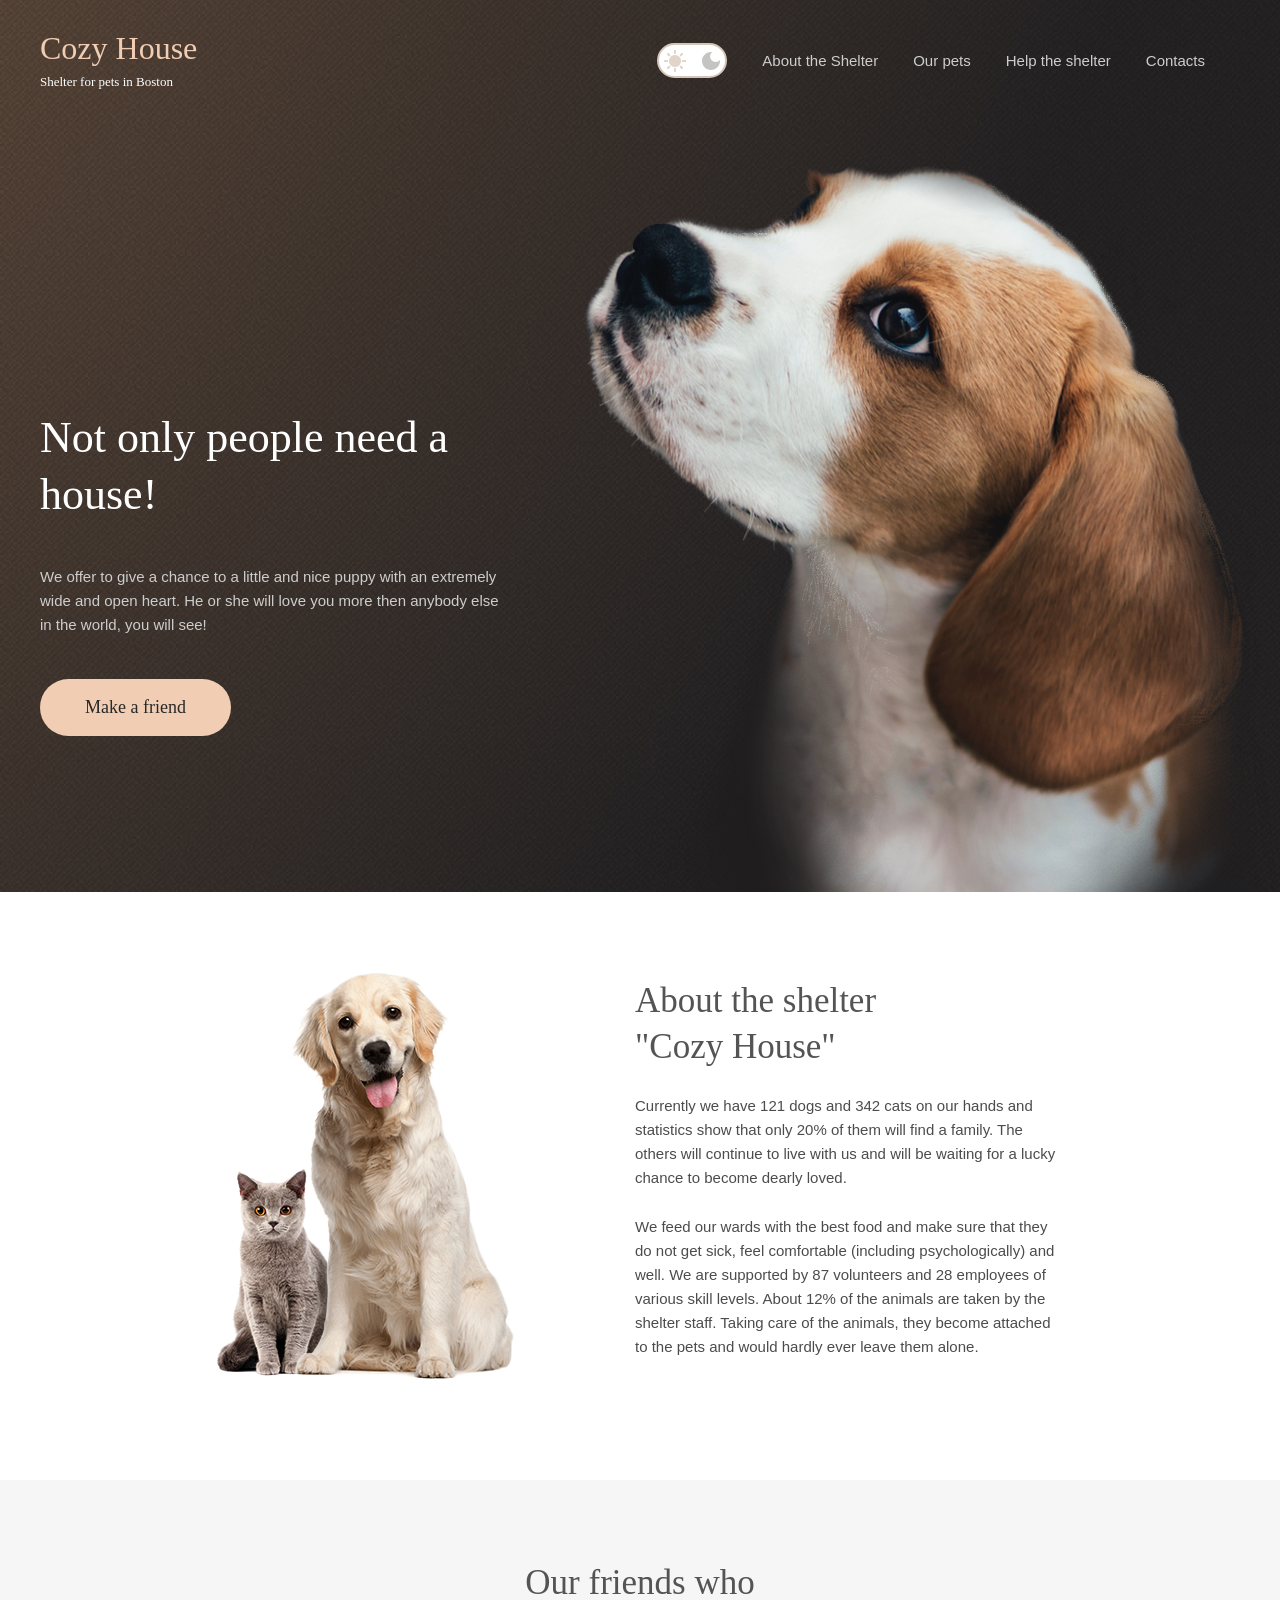
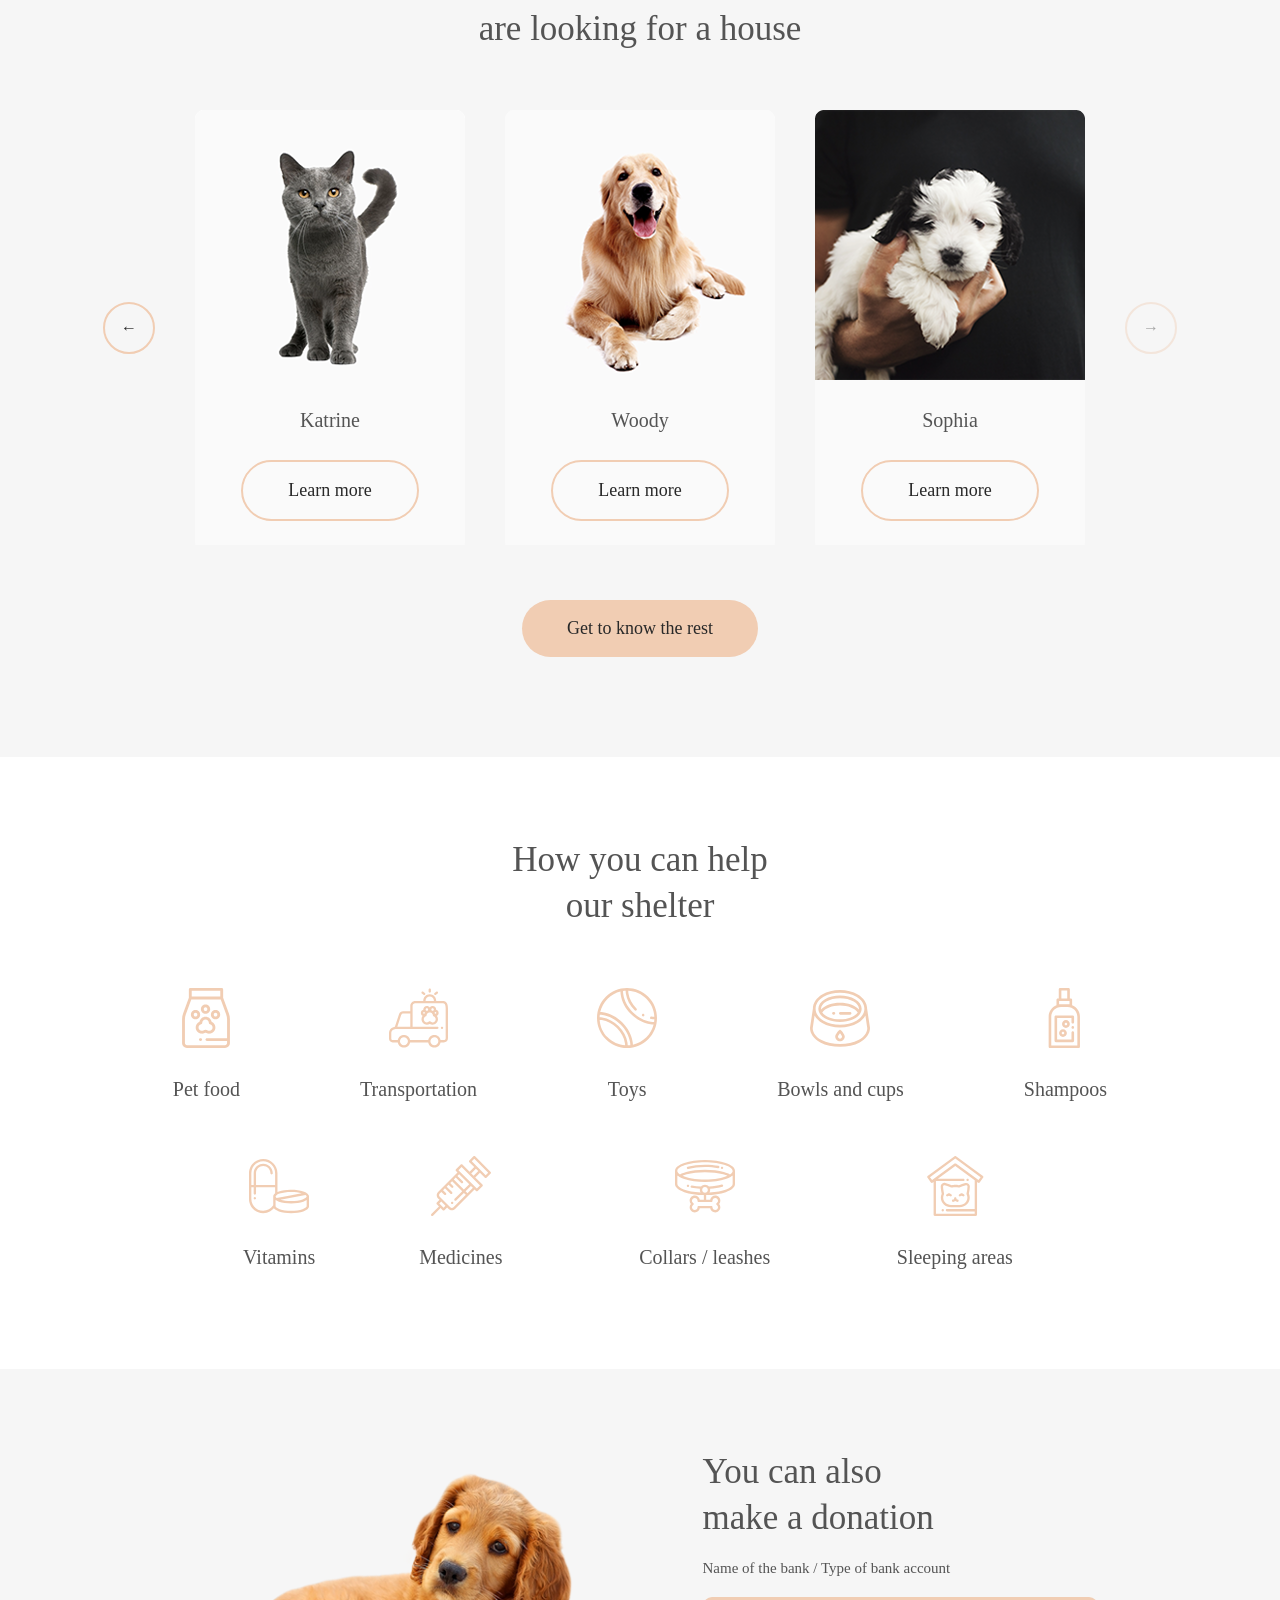
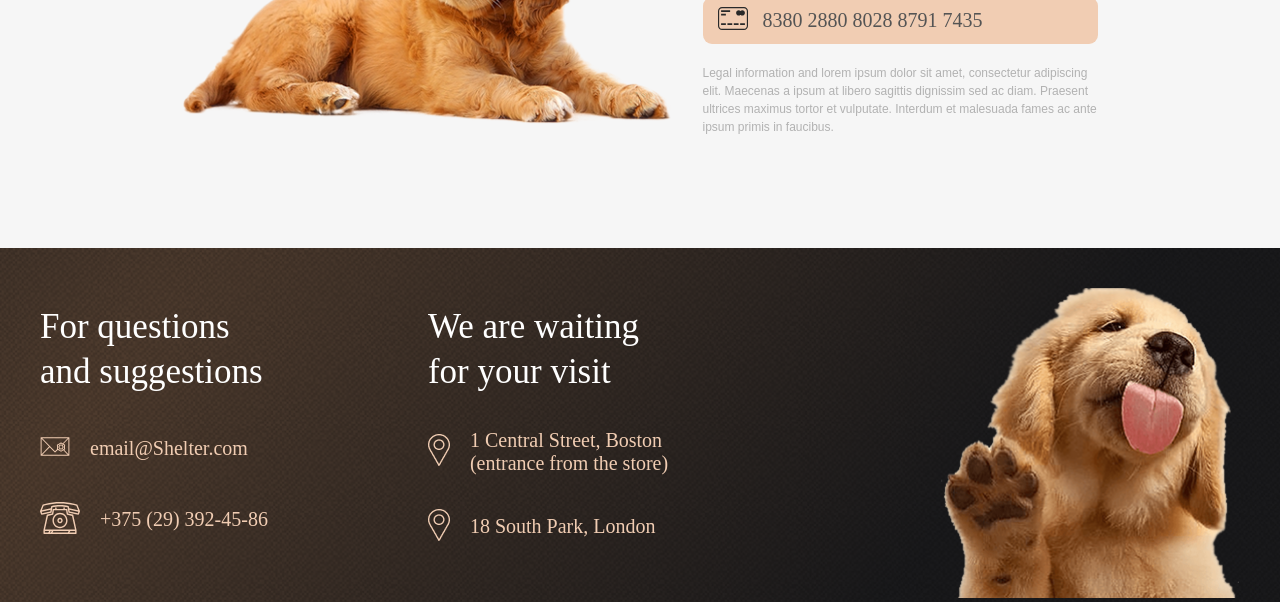
<file: index.html>
<!doctype html>
<html lang="en">
  <head>
    <meta charset="UTF-8" />
    <meta name="viewport" content="width=device-width, initial-scale=1.0" />
    <link rel="stylesheet" href="style.css" />
   <link rel="icon" href="img/fav.jpg">
    <title>Shelter</title>
  </head>
  <body>
    <div class="top-background-wrapper">
      <header class="header">
        <div class="header-container">
          <div class="header-logo">
            <a href="index.html" class="header-logo-link">
              <h1>Cozy House</h1>
              <p>Shelter for pets in Boston</p>
            </a>
          </div>
          <nav class="header-navigation">
            <ul class="nav-list">
              <li class="nav-item">
                <label class="theme-switch">
                  <input type="checkbox" id="theme-toggle">
                  <span class="theme-slider">
                    <span class="sun"><img src="img/Sun.png" alt="sun"></span>
                    <span class="moon"><img src="img/Moon.svg" alt="moon"></span>
                  </span>
                </label>
              </li>
              <li class="nav-item"><a href="#about">About the Shelter</a></li>
              <li class="nav-item"><a href="our-pets.html">Our pets</a></li>
              <li class="nav-item"><a href="#help">Help the shelter</a></li>
              <li class="nav-item"><a href="#donation">Contacts</a></li>
              <li class="nav-item"><button class="burger-menu-btn show-on-mobile">☰</button></li>
            </ul>
          </nav>
          
        </div>
      </header>

      <section class="start-screen">
        <div class="container start-screen-container">
          <div class="start-screen-wrapper">
            <div class="start-screen-content">
              <h2>
                Not only people <br class="show-on-mobile" />
                need a house!
              </h2>
              <p class="start-screen-text">
                We offer to give a chance to a little and nice puppy with an extremely wide and open heart. He or she will love you more
                then anybody else in the world, you will see!
              </p>
            </div>
            <div class="start-scree-button-block">
              <a href="our-pets.html" class="start-screen-button">Make a friend</a>
            </div>
          </div>
          <img src="img/dog1.png" alt="Собака" class="start-screen-image" />
        </div>
        </div>
      </section>
      <main>
      <section class="about" id="about">
        <div class="container">
          <div class="about-content">
            <img src="img/about-pets.png" alt="фото" class="about-pet-image" />
            <div class="about-text-content">
              <h3>
                About the shelter <br />
                "Cozy House"
              </h3>
              <p>
                Currently we have 121 dogs and 342 cats on our hands and statistics show that only 20% of them will find a family. The
                others will continue to live with us and will be waiting for a lucky chance to become dearly loved.
              </p>
              <p>
                We feed our wards with the best food and make sure that they do not get sick, feel comfortable (including psychologically)
                and well. We are supported by 87 volunteers and 28 employees of various skill levels. About 12% of the animals are taken by
                the shelter staff. Taking care of the animals, they become attached to the pets and would hardly ever leave them alone.
              </p>
            </div>
          </div>
        </div>
      </section>

        <section class="pets">
        <div class="container">
          <div class="pets-content">
            <h3 class="pets-text">
              Our friends who<br />
              are looking for a house
            </h3>
            <div class="slider-wrapper">
  <div class="slider-button-left" id="sliderPrev">←</div>
  <div class="slider">
    <div class="pets-cards" id="sliderTrack"></div>
  </div>
  <div class="slider-button-right" id="sliderNext">→</div>
</div>
  
            <a href="our-pets.html" class="pets-content-button">Get to know the rest</a>
          </div>
        </div>
      </section>


      <section class="help" id="help">
        <div class="container">
          <div class="help-content">
            <h3 class="help-title">
              How you can help <br />
              our shelter
            </h3>
          </div>
          <div class="help-cards">
            <div class="help-card">
              <img src="img/icon-pet-food.svg" alt="Pet-food" />
              <h4>Pet food</h4>
            </div>

            <div class="help-card">
              <img src="img/icon-transportation.svg" alt="Transportation" />
              <h4>Transportation</h4>
            </div>

            <div class="help-card">
              <img src="img/icon-toys.svg" alt="Toys" />
              <h4>Toys</h4>
            </div>

            <div class="help-card">
              <img src="img/icon-bowls-and-cups.svg" alt="Bowls and cups" />
              <h4>Bowls and cups</h4>
            </div>

            <div class="help-card">
              <img src="img/icon-shampoos.svg" alt="Shampoos" />
              <h4>Shampoos</h4>
            </div>
            <div class="help-card">
              <img src="img/icon-vitamins.svg" alt="Vitamins" />
              <h4>Vitamins</h4>
            </div>
            <div class="help-card">
              <img src="img/icon-medicines.svg" alt="Medicines" />
              <h4>Medicines</h4>
            </div>
            <div class="help-card">
              <img src="img/icon-collars-leashes.svg" alt="Collars / leashes" />
              <h4>Collars / leashes</h4>
            </div>
            <div class="help-card">
              <img src="img/icon-sleeping-area.svg" alt="Sleeping areas" />
              <h4>Sleeping areas</h4>
            </div>
          </div>
        </div>
      </section>

      <section class="donation" id="donation">
        <div class="container">
          <div class="donation-content">
            <img src="img/donation-dog.png" alt="фото" />
            <div class="donation-info">
              <h3>
                You can also<br />
                make a donation
              </h3>
              <h5>Name of the bank / Type of bank account</h5>
              <div class="credit-card">
                <a href="#!" class="credit-card-number">
                  <div class="credit-card-ico">
                    <img src="img/credit-card.svg" alt="ico" />
                  </div>
                  <h4>8380 2880 8028 8791 7435</h4>
                </a>
                <p>
                  Legal information and lorem ipsum dolor sit amet, consectetur adipiscing elit. Maecenas a ipsum at libero sagittis
                  dignissim sed ac diam. Praesent ultrices maximus tortor et vulputate. Interdum et malesuada fames ac ante ipsum primis in
                  faucibus.
                </p>
              </div>
            </div>
          </div>
        </div>
      </section>
      </main>
    <footer class="footer">
      <div class="footer-content">
        <div class="footer-content-info">
          <div class="footer-content-info-contacts">
            <h3>
              For questions <br class="hide-on-mobile" />
              and suggestions
            </h3>
            <a href="mailto:email@Shelter.com" class="footer-links">
                  <div class="credit-card-ico">
                <img src="img/icon-email.svg" alt="ico" />
              </div>
              <h4>email@Shelter.com</h4>
            </a>
            <a href="tel:+375293924586" class="footer-links">
              <span class="footer-links-ico">
                <img src="img/icon-phone.svg" alt="ico" />
              </span>
              <span class="footer-phone">+375 (29) 392-45-86</span>
            </a>
          </div>
          <div class="footer-content-info-locations">
            <h3>
              We are waiting <br class="hide-on-mobile" />
              for your visit
            </h3>
            <a href="https://maps.google.com/?q=1+Central+Street,+Boston" target="_blank" class="footer-links">
              <div class="footer-links-ico">
                <img src="img/icon-marker.png" alt="ico" />
              </div>
              <h4>
                1 Central Street, Boston<br />
                (entrance from the store)
              </h4>
            </a>
            <a href="https://maps.google.com/?q=18+South+Park,+London" target="_blank" class="footer-links">
              <div class="footer-links-ico">
                <img src="img/icon-marker.png" alt="ico" />
              </div>
              <h4>18 South Park, London</h4>
            </a>
          </div>
        </div>
        <div class="footer-content-image">
          <img src="img/footer-puppy.png" alt="фото" />
        </div>
      </div>
    </footer>
    <!-- МОДАЛЬНОЕ ОКНО --> 
<div class="modal" id="petModal">
  <div class="modal-overlay" data-close></div>
  <div class="modal-window">
    <button class="modal-close" data-close aria-label="Close">×</button>
    <div class="modal-body" id="modalBody">
    </div>
  </div>
</div>
    <script src="script.js"></script>
  </body>
</html>
</file>
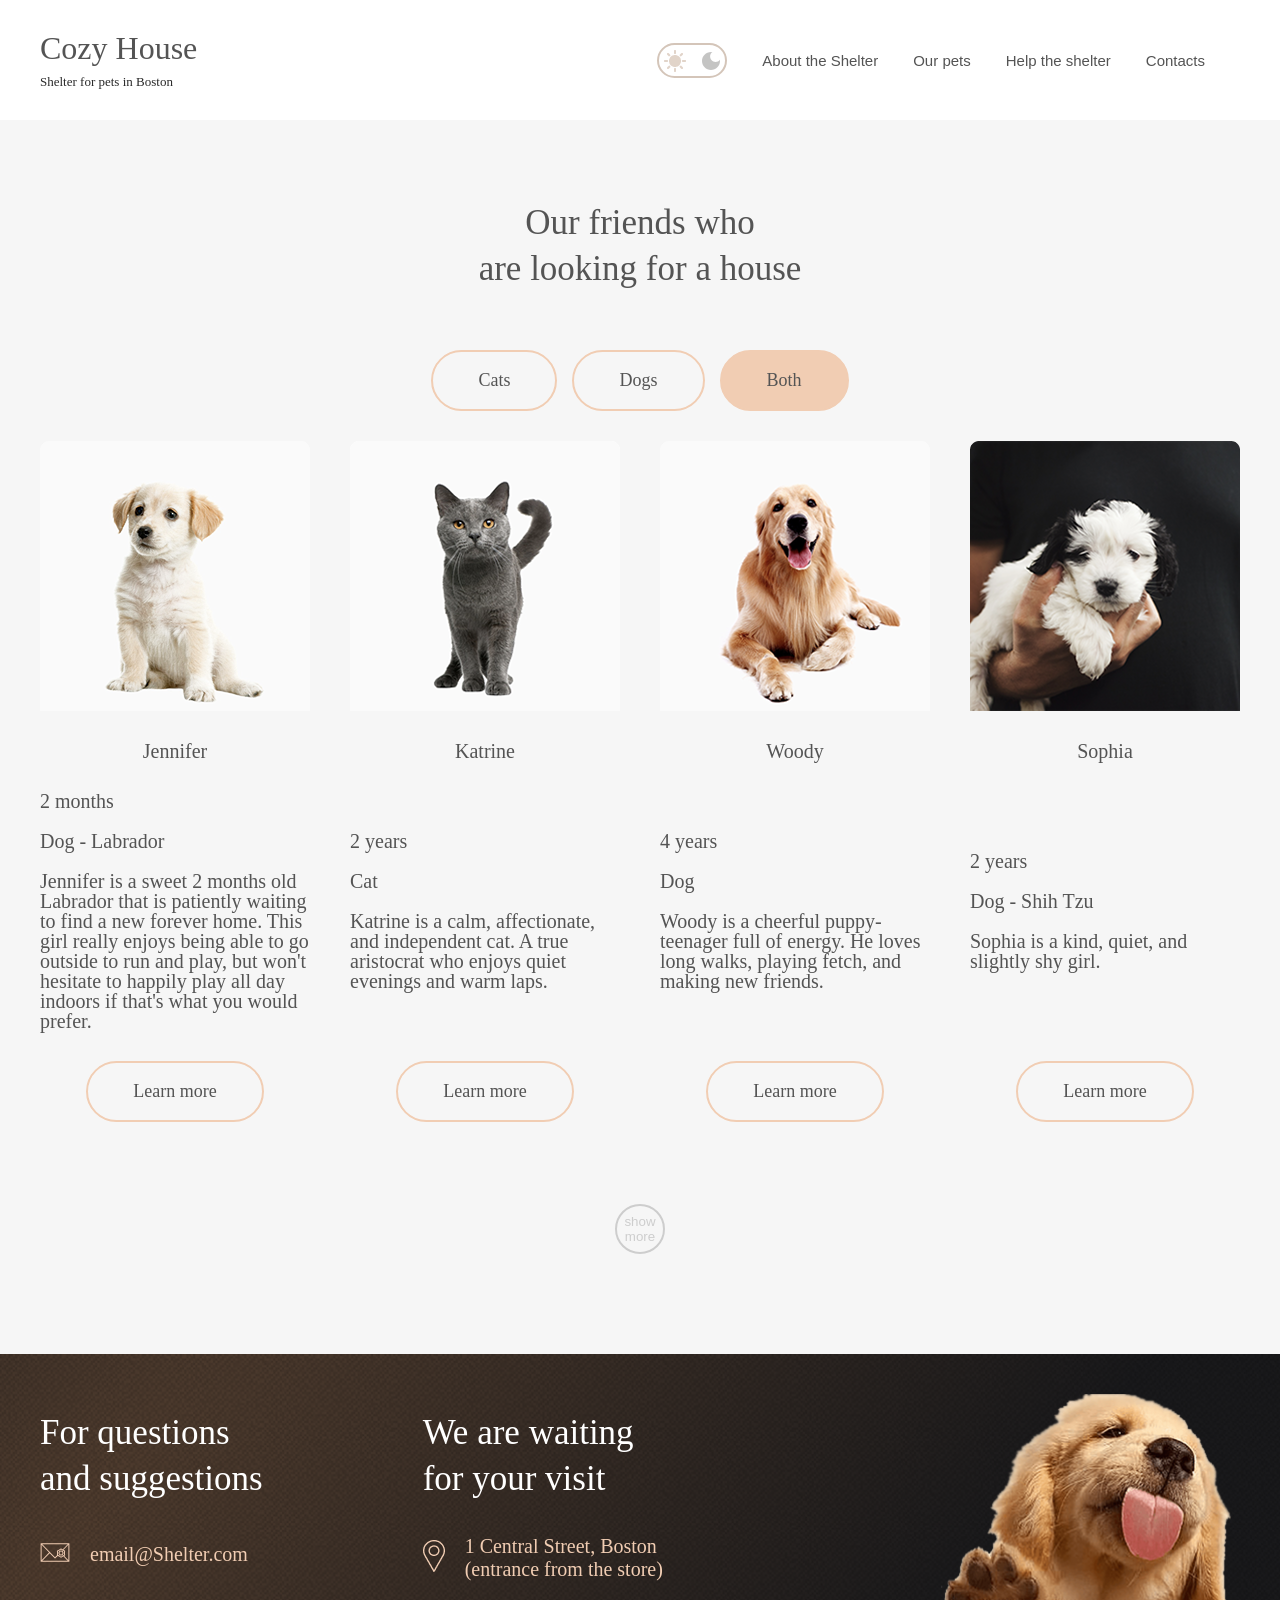
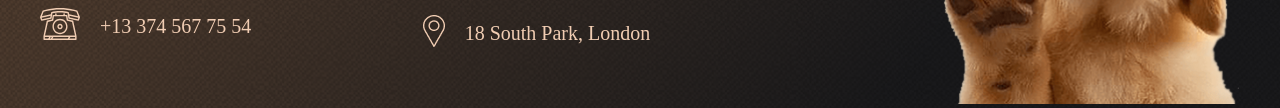
<file: our-pets.html>
<!doctype html>
<html lang="en">
  <head>
    <meta charset="UTF-8" />
    <meta name="viewport" content="width=device-width, initial-scale=1.0" />
    <link rel="stylesheet" href="style.css" />
   <link rel="icon" href="img/fav.jpg">
    <title>Cozy House</title>
  </head>
  <body>
    <!-- ОБЕРТКА С ФОНОМ ДЛЯ ШАПКИ И ПЕРВОГО ЭКРАНА -->
    <div class="top-background-wrapper white__bg">
      <header class="header header__white">
        <div class="header-container">
          <div class="header-logo white__bg">
            <a href="index.html" class="header-logo-link">
              <h1>Cozy House</h1>
              <p>Shelter for pets in Boston</p>
            </a>
          </div>
          <nav class="header-navigation">
            <ul class="nav-list">
              <li class="nav-item">
                <label class="theme-switch">
                  <input type="checkbox" id="theme-toggle">
                  <span class="theme-slider">
                    <span class="sun"><img src="img/Sun.png" alt="sun"></span>
                    <span class="moon"><img src="img/Moon.svg" alt="moon"></span>
                  </span>
                </label>
              </li>
              <li class="nav-item"><a href="index.html#about">About the Shelter</a></li>
              <li class="nav-item"><a href="our-pets.html">Our pets</a></li>
              <li class="nav-item"><a href="index.html#help">Help the shelter</a></li>
              <li class="nav-item"><a href="index.html#donation">Contacts</a></li>
              <li class="nav-item"><button class="burger-menu-btn show-on-mobile">☰</button></li>

            </ul>
          </nav>
        </div>
      </header>

      <main class="main">
        <section class="pets">
          <div class="container">
            <div class="pets-content">
              <h3 class="pets-text">
                Our friends who<br />
                are looking for a house
              </h3>
              <nav class="pets-category">
                <a href="#" class="pet-category-btn">Cats</a>
                <a href="#" class="pet-category-btn">Dogs</a>
                <a href="#" class="pet-category-btn active-category-btn">Both</a>

              </nav>
            
              <div class="our__pets">
                <div class="our__pets__cards" id="petsGrid">
                  <div class="our__pet__card" data-id="2">
                  </div>
                  <div class="our__pet__card" data-id="1">
                  </div>
                  <div class="our__pet__card" data-id="3">
                  </div>
                  <div class="our__pet__card" data-id="4">
                  </div>
                  <div class="our__pet__card" data-id="5">
                  </div>
                  <div class="our__pet__card" data-id="6">
                  </div>
                  <div class="our__pet__card" data-id="7">
                  </div>
                  <div class="our__pet__card" data-id="8">
                  </div>
                </div>
              </div>

              <!-- Пагинация слайдера -->
              <div class="slider-nav">
                
                <button class="nav-btn-left" id="showMoreBtn">
                  <span class="nav-btn-icon">show more</span>
                </button>
                
      
                
              </div>

            </div> <!-- Закрыли pets-content -->
          </div>   <!-- Закрыли container -->
        </section> <!-- Закрыли section -->
      </main>

      <footer class="footer">
        <div class="footer-content">
          <div class="footer-content-info">
            <div class="footer-content-info-contacts">
              <h3>
                For questions <br />
                and suggestions
              </h3>
              <a href="#!" class="footer-links">
                <div class="credit-card-ico">
                  <img src="img/icon-email.svg" alt="ico" />
                </div>
                <h4>email@Shelter.com</h4>
              </a>
              <a href="#!" class="footer-links">
                <div class="footer-links-ico">
                  <img src="img/icon-phone.svg" alt="ico" />
                </div>
                <h4>+13 374 567 75 54</h4>
              </a>
            </div>
            <div class="footer-content-info-locations">
              <h3>
                We are waiting <br />
                for your visit
              </h3>
              <a href="#!" class="footer-links">
                <div class="footer-links-ico">
                  <img src="img/icon-marker.png" alt="ico" />
                </div>
                <h4>
                  1 Central Street, Boston<br />
                  (entrance from the store)
                </h4>
              </a>
              <a href="#!" class="footer-links">
                <div class="footer-links-ico">
                  <img src="img/icon-marker.png" alt="ico" />
                </div>
                <h4>18 South Park, London</h4>
              </a>
            </div>
          </div>
          
          <div class="footer-content-image">
            <img src="img/footer-puppy.png" alt="фото" />
          </div>
          
        </div>
      </footer>
          <!-- МОДАЛЬНОЕ ОКНО --> 
<div class="modal" id="petModal">
  <div class="modal-overlay" data-close></div>
  <div class="modal-window">
    <button class="modal-close" data-close aria-label="Close">×</button>
    <div class="modal-body" id="modalBody">
    </div>
  </div>
</div>

          <script src="script.js"></script>

  </body>
</html>
</file>
<file: style.css>
body {
  margin: 0;
}
html {
  scroll-behavior: smooth;
}

.top-background-wrapper {
  background: url("img/start-screen-gradient-background.jpg") center/cover no-repeat;
  width: 100%;
  overflow: visible;
}
.container {
  max-width: 1280px;
  margin: 0 auto;
  padding: 0 40px;
  box-sizing: border-box;
}
.header-container {
  padding-top: 31px;
  padding-bottom: 74px;
  padding-left: 40px;
  padding-right: 40px;
  display: flex;
  justify-content: space-between;
  align-items: center;
}
.header-logo-link {
  text-decoration: none;
  flex-shrink: 0;
}

.nav-list {
  display: flex;
  align-items: center;
  list-style-type: none;
  gap: 35px;
  padding: 0;
  margin: 0;
}
.nav-item a {
  text-decoration: none;
  display: inline-block;
  color: #cdcdcd;
  font-family: "Arial";
  line-height: 1.6;
  font-size: 15px;
  white-space: nowrap;
  transition: transform 0.3s ease;
}
.nav-item a:hover {
  transform: translateY(-3px);
}
.header-logo h1 {
  font-family: "Georgia";
  font-size: 32px;
  margin: 0;
  line-height: 1.1;
  color: #f1cdb3;
  font-weight: normal;
}
.header-logo h1:hover {
  -webkit-text-stroke: 1px black;
}
.header-logo p:hover {
  text-shadow:
    -1px -1px 0 #000,
    1px -1px 0 #000,
    -1px 1px 0 #000,
    1px 1px 0 #000;
}

.header-logo p {
  color: #ffffff;
  font-size: 13px;
  letter-spacing: 10%;
  margin-top: 8px;
  margin-bottom: 0px;
}

.start-screen-text {
  color: #cdcdcd;
  margin: 42px 0;
  font-size: 15px;

  line-height: 1.6;

  font-family: "Arial";
}

.start-screen-container h2 {
  margin: 0;
  font-size: 44px;
  line-height: 1.3;
  font-family: "Georgia";
  text-decoration: none;
  color: #ffffff;
  font-weight: normal;
}

.start-screen {
  width: 100%;
}
.start-screen-container {
  display: flex;
  justify-content: space-between;
  align-items: center;
  position: relative;
  height: 728px;
  overflow: hidden;
  padding-top: 89px;
}
.start-screen-content {
  display: flex;
  flex-direction: column;
  justify-content: center;
  width: 460px;
  position: relative;
  z-index: 2;
  align-items: flex-start;
}
.start-screen-wrapper {
  display: flex;
  flex-direction: column;
}
.start-screen-image {
  position: absolute;
  right: 0;
  bottom: 0;
  z-index: 1;
  pointer-events: none;
}

.start-screen-button {
  background: #f1cdb3;
  border-radius: 40px;
  color: #292929;
  font-size: 18px;
  line-height: 1.5;
  font-family: "Georgia";
  padding: 15px 45px;
  text-decoration: none;
  transition: transform 0.3s ease;
}
.about-pet-image {
  margin-right: 120px;
  width: 300px;
  height: 408px;
}

.about-content {
  display: flex;
  align-items: center;
  justify-content: center;
  margin-top: 80px;
  margin-bottom: 100px;
}

.about-text-content {
  width: 430px;
}
.about-text-content h3 {
  font-family: Georgia;
  font-size: 35px;
  color: #545454;
  letter-spacing: 6%;
  line-height: 1.3;
  margin: 0 auto;
  font-weight: normal;
}

.about-text-content p {
  font-family: Arial;
  font-size: 15px;
  color: #4c4c4c;
  line-height: 1.6;
  margin-top: 25px;
}
.pets {
  background-color: #f6f6f6;
  padding-bottom: 100px;
  box-sizing: border-box;
}

.pets-content {
  max-width: 1200px;
  width: 100%;
  display: flex;
  flex-direction: column;
  align-items: center;
}

.slider {
  width: 890px;
  height: 435px;
  overflow: hidden;
}
.slider-wrapper {
  display: flex;
  justify-content: center;
  align-items: center;
  gap: 40px;
  max-width: 100%;
}
.pet-card {
  background-color: #fafafa;
  width: 270px;
  flex: 0 0 270px;
  display: flex;
  flex-direction: column;
  justify-content: center;
  align-items: center;
  border-radius: 9px;
  gap: 30px;
  transition: transform 0.3s ease;
}

.slider-button-left.disabled,
.slider-button-right.disabled {
  opacity: 0.4;
  cursor: default;
  pointer-events: none;
}
.pet-card:hover {
  transform: translateY(-5px);
}

.pet-card p {
  color: #545454;
  font-family: "Georgia";
  font-size: 20px;
  letter-spacing: 6%;
  line-height: 100%;
  margin: 0;
}

.pets-cards {
  display: flex;
  gap: 40px;
  transition: transform 0.4s ease;
}

.pet-card-image {
  width: 270px;
  height: 270px;
}
.pets-text {
  font-weight: normal;
  font-family: "Georgia";
  font-size: 35px;
  letter-spacing: 6%;
  line-height: 1.3;
  color: #545454;
  height: 90px;
  width: 400px;
  margin-top: 80px;
  margin-bottom: 60px;
  text-align: center;
}

.pet-card-button,
.pet-category-btn {
  border: 2px solid #f1cdb3;
  border-radius: 40px;
  color: #292929;
  font-size: 18px;
  line-height: 1.5;
  font-family: "Georgia";
  padding: 15px 45px;
  margin-bottom: 30px;
  text-decoration: none;
  box-sizing: border-box;
  transition: transform 0.3s ease;
}

.pets-category {
  display: flex;
  gap: 15px;
}
.pet-category-btn:hover {
  transform: translateY(-3px);
}

.active-category-btn {
  background-color: #f1cdb3;
}

.pets-content-button {
  background: #f1cdb3;
  margin-top: 55px;
  border-radius: 40px;
  color: #292929;
  font-size: 18px;
  line-height: 1.5;
  font-family: "Georgia";
  padding: 15px 45px;
  text-decoration: none;
  transition: transform 0.3s ease;
}

.slider-button-right,
.slider-button-left {
  display: flex;
  align-items: center;
  justify-content: center;
  text-decoration: none;
  border-radius: 50%;
  border: 2px solid #f1cdb3;
  color: #292929;
  box-sizing: border-box;
  height: 52px;
  width: 52px;
  flex-shrink: 0;
  transition: transform 0.3s ease;
}

.help {
  background-color: #ffffff;
  display: flex;
  flex-direction: column;
  align-items: center;
  justify-content: center;
  padding: 0 20px;
}

.help-cards {
  display: grid;
  grid-template-columns: auto 120px auto 120px auto 120px auto 120px auto;
  justify-content: center;
  gap: 55px 0;
  max-width: 1026px;
  margin-bottom: 100px;
}

.help-card {
  display: flex;
  margin: 0 !important;
  flex-direction: column;
  justify-content: center;
  align-items: center;
  white-space: nowrap;
  width: fit-content;
  gap: 30px;
}

.help-card:nth-child(1) {
  grid-column: 1;
}
.help-card:nth-child(2) {
  grid-column: 3;
}
.help-card:nth-child(3) {
  grid-column: 5;
}
.help-card:nth-child(4) {
  grid-column: 7;
}
.help-card:nth-child(5) {
  grid-column: 9;
}
.help-card:nth-child(6) {
  grid-column: 2;
  transform: translateX(3px);
}
.help-card:nth-child(7) {
  grid-column: 4;
  transform: translateX(-58px);
}
.help-card:nth-child(8) {
  grid-column: 6;
  transform: translateX(-18px);
}
.help-card:nth-child(9) {
  grid-column: 8;
  transform: translateX(-7px);
}

.help-title {
  display: flex;
  justify-content: center;
  text-align: center;
  margin-top: 80px;
  margin-bottom: 60px;
  font-size: 35px;
  font-family: "Georgia";
  letter-spacing: 6%;
  line-height: 1.3;
  color: #545454;
  font-weight: normal;
}

.help-card h4 {
  font-family: "Georgia";
  font-size: 20px;
  line-height: 1.15;
  letter-spacing: 6%;
  color: #545454;
  font-weight: normal;
  margin: 0;
}

.help-card img {
  height: 60px;
  width: 60px;
}

.donation {
  background-color: #f6f6f6;
  display: flex;
  justify-content: center;
  align-items: center;
}
.donation-content {
  display: flex;
  justify-content: center;
  align-items: center;
  gap: 30px;
  width: 915px;
  margin-top: 80px;
  margin-bottom: 100px;
}
.donation-content img {
  height: auto;
  width: 490px;
}
.donation-info {
  display: flex;
  flex-direction: column;
  align-items: flex-start;
  gap: 20px;
}
.donation-info h3 {
  font-family: "Georgia";
  font-size: 35px;
  line-height: 1.3;
  letter-spacing: 6%;
  font-weight: normal;
  color: #545454;
  margin: 0;
}

.donation-info h5 {
  font-family: "Georgia";
  font-size: 15px;
  line-height: 1.1;
  letter-spacing: 6%;
  font-weight: normal;
  color: #545454;
  margin: 0;
}

.credit-card-number h4 {
  color: #545454;
  font-family: "Georgia";
  letter-spacing: 6%;
  line-height: 1.15;
  font-size: 20px;
  margin: 0;
  font-weight: normal;
}
.credit-card-ico img {
  height: 23px;
  width: 30px;
}

.credit-card p {
  color: #b2b2b2;
  font-family: "Arial";
  font-size: 12px;
  line-height: 18px;
  margin-top: 20px;
}

.credit-card-number {
  display: flex;
  flex-direction: row;
  align-items: center;
  gap: 15px;
  white-space: nowrap;
  background-color: #f1cdb3;
  border-radius: 9px;
  padding: 10px 15px;
  text-decoration: none;
}

.footer {
  background: url("img/footer-gradient-background.png") center/cover no-repeat;
  padding: 40px 40px 0 40px; /* Верхние отступы */
  margin-top: 0; /* Сбрасываем любые верхние отступы */
  position: relative; /* Обычный поток документа */
}

.footer-content-info-contacts h3 {
  margin: 0;
  font-size: 35px;
  color: #ffffff;
  font-family: "Georgia";
  letter-spacing: 6%;
  line-height: 1.3;
  font-weight: normal;
}

.footer-content-info-locations h3 {
  margin: 0;
  font-size: 35px;
  color: #ffffff;
  font-family: "Georgia";
  letter-spacing: 6%;
  line-height: 1.3;
  font-weight: normal;
}

.footer-content-image img {
  height: 310px;
  width: 300px;
}

.footer-content {
  display: flex;
  justify-content: space-between;
  gap: 160px;
}

.footer-content-info {
  display: flex;
  flex-direction: row;
  flex-shrink: 0;
  gap: 160px;
}

.footer-content-info-contacts {
  display: flex;
  flex-direction: column;
  align-items: flex-start;
  gap: 40px;
  margin-bottom: 40px;
  margin-top: 16px;
  height: fit-content;
}
.footer-content-info-locations {
  display: flex;
  flex-direction: column;
  align-items: flex-start;
  gap: 34px;
  margin-bottom: 40px;
  margin-top: 16px;
}

.footer-links {
  display: flex;

  align-items: center;
  gap: 20px;
  text-decoration: none;
  transition: transform 0.3s ease;
}
.footer-links h4,
.footer-phone {
  text-decoration: none;
  color: #f1cdb3;
  font-size: 20px;
  font-family: "Georgia";
  letter-spacing: 6%;
  line-height: 1.15;
  font-weight: normal;
  margin: 0;
  display: inline-block;
  transition: transform 0.3s ease;
}

.footer-links:hover {
  transform: translateY(-3px);
}
.header__white {
  height: 120px;
}
.white__bg {
  background: #ffffff;
}

.white__bg h1 {
  color: #545454;
}

.white__bg p {
  color: #292929;
}

.white__bg a {
  color: #545454;
}

.button__white_bg {
  margin-bottom: 35px;
  transition: transform 0.3s ease;
}
.our__pets__cards {
  display: grid;
  /* Меняем repeat(4...) на auto-fit, чтобы карточки переносились автоматически */
  grid-template-columns: repeat(auto-fit, 270px);
  justify-content: center;
  gap: 24px 40px;
  max-width: 1300px; /* Чтобы блок не разлетался слишком широко */
  margin: 0 auto 47px auto; /* Центрируем и оставляем отступ 100px снизу */
}

.our__pet__card {
  display: flex;
  flex-direction: column;
  justify-content: center;
  align-items: center;
  gap: 30px;
  transition: transform 0.3s ease;
}
.our__pet__card:hover {
  transform: translateY(-7px);
}
.our__pet__card p {
  margin: 0;
  font-family: Georgia;
  font-size: 20px;
  color: #545454;
  letter-spacing: 6%;
  line-height: 100%;
  flex-grow: 1;
}

.slider-nav {
  display: flex;
  justify-content: center;
  align-items: center;
  gap: 20px;
}

.nav-btn-left {
  display: none;
  border-radius: 50%;
  width: 50px;
  height: 50px;
  border: 2px solid #cdcdcd;
  color: #cdcdcd;
  background-color: #f6f6f6;
  transition: transform 0.3s ease;
}

.nav-btn-right {
  border-radius: 50%;
  width: 50px;
  height: 50px;
  border: 2px solid #f1cdb3;
  color: #000000;
  background-color: #f6f6f6;
  transition: transform 0.3s ease;
}

.nav-btn-active-page {
  border-radius: 50%;
  width: 50px;
  height: 50px;
  background-color: #f1cdb3;
  border: 2px solid #f1cdb3;
  transition: transform 0.3s ease;

  color: #000000;
}
.show-on-mobile {
  display: none;
}

.start-scree-button-block {
  display: flex;
  justify-content: start;
  align-items: start;
}
@media (max-width: 1024px) {
  .slider {
    max-width: 580px;
  }
}
@media (max-width: 640px) {
  .slider {
    max-width: 270px;
  }
}
/* Планшетная версия (768px - 1279px) */
@media (min-width: 768px) and (max-width: 1279px) {
  .container {
    padding: 0 30px;
    max-width: 768px;
    justify-content: center;
  }
  .header-logo h1 {
    font-size: 35px;
  }

  .header-container {
    padding-left: 30px;
    padding-right: 30px;
    padding-bottom: 60px;
  }
  .start-screen-container {
    flex-direction: column;
    justify-content: start;
    align-items: center;
    height: 1015px;
  }

  .start-screen-image {
    height: 593px;
    width: 569px;
  }
  .about-content {
    flex-direction: column-reverse;
    align-items: center;
    gap: 80px;
  }

  .about-pet-image {
    margin-right: 0;
  }
  .start-scree-button-block {
    display: flex;
    justify-content: center;
  }
  .slider {
    width: 750px;
  }
  .slider-wrapper {
    gap: 10px;
  }
  .pet-card {
    margin: 0px;
  }
  .pets-cards {
    gap: 40px;
  }
  .pets-content {
    width: 708px;
  }
  .pet-card-woody {
    display: none;
  }

  .help-cards {
    grid-template-columns: repeat(3, 1fr);
    gap: 55px 60px;
    max-width: 630px;
  }
  .help-card:nth-child(n) {
    transform: none;
    grid-column: auto;
  }
  .help-card {
    height: 113px;
    width: 170px;
  }

  .donation-content {
    flex-direction: column-reverse;
    width: 100%;
    margin: 0 auto;
    gap: 60px;
    margin-top: 78px;
    margin-bottom: 100px;
  }

  .donation-info {
    width: 380px;
    align-items: center;
  }
  .donation-info h3,
  .donation-info h3 {
    text-align: center;
  }
  .credit-card {
    display: flex;
    flex-direction: column;
    text-align: center;
    align-items: center;
  }

  .footer-content {
    flex-direction: column;
    gap: 65px;
  }
  .footer {
    padding: 30px 64px 0px 64px;
  }
  .footer-content-image {
    display: flex;
    align-items: center;
    justify-content: center;
  }
  .hide-on-mobile {
    display: none;
  }
  .footer-content-info {
    gap: 30px;
  }
  .show-on-mobile {
    display: block;
  }

  .about-text-content p {
    margin-bottom: 0px;
  }
  .credit-card p {
    margin-bottom: 0px;
  }
  .pet-card-button {
    padding: 15px 45px;
    transition: transform 0.3s ease;
  }

  .credit-card-number {
    width: fit-content;
    padding: 7px 15px;
  }

  .footer-content-info-contacts {
    margin-top: 0px;
    width: fit-content;
    margin-bottom: 0px;
  }

  .footer-content-info-locations {
    margin-top: 0px;
    width: fit-content;
    gap: 32px;
    margin-bottom: 0px;
  }
}
.burger-menu-btn {
  display: none;
  text-align: center;
  border-radius: 50%;
  border: none;
  height: 30px;
  width: 30px;
  background-color: #f1cdb3;
  font-weight: bold;
  transition: transform 0.3s ease;
}

.burger-menu-btn:hover {
  transform: translateY(-3px);
}

@media (min-width: 380px) and (max-width: 767px) {
  .burger-menu-btn {
    display: flex;
    align-items: center;
    justify-content: center;
  }

  .nav-list li:nth-child(2),
  .nav-list li:nth-child(3),
  .nav-list li:nth-child(4),
  .nav-list li:nth-child(5) {
    display: none;
  }
}

@media (max-width: 767px) {
  .container {
    width: 100%;
    max-width: 100%;
    justify-content: center;
  }
  .about-content {
    flex-direction: column-reverse;
    justify-content: center;
    align-items: center;
    gap: 80px;
  }
  .about-text-content,
  .pets-content {
    width: 100%;
  }
  .slider {
    max-width: 270px;
    flex-shrink: 0;
  }
  .slider-wrapper {
    width: 100%;
    gap: 10px;
    display: flex;
    align-items: center;
  }
  .start-screen-image {
    height: 340px;
    width: auto;
  }
  .start-screen-container h2 {
    font-size: 25px;
    text-align: center;
  }
  .start-screen-text {
    font-size: 15px;
    text-align: center;
  }
  .start-scree-button-block {
    display: flex;
    justify-content: center;
  }
  .nav-list {
    flex-direction: column-reverse;
    gap: 13px;
  }
  .start-screen-container {
    align-items: start;
    padding-top: 0px;
  }
  .start-screen-content {
    align-items: center;
    width: 100%;
    justify-content: center;
  }
  .about-text-content h3 {
    text-align: center;
    font-size: 25px;
  }
  .about-text-content p {
    width: 100%;
    font-size: 15px;
    text-align: center;
  }
  .about-pet-image {
    width: 260px;
    height: 353px;
    margin-right: 0px;
  }

  .pet-card {
    width: 190px;
    height: auto;
  }

  .slider-button-left,
  .slider-button-right {
    width: 40px;
    height: 40px;
  }
  .pet-card-button {
    padding: 9px 25px;
    font-size: 18px;
  }
  .pets-content-button {
    margin-top: 0px;
  }
  .pets-text {
    margin-bottom: 0px;
  }
  .pet-card-image {
    width: 190px;
    height: auto;
  }

  .pets-text,
  .help-title,
  .donation-info h3 {
    font-size: 25px;
    text-align: center;
  }
}

/* Планшетная версия второй странички (768px - 1279px) */
@media (min-width: 768px) and (max-width: 1279px) {
  .our__pets__cards {
    grid-template-columns: repeat(2, 270px);
    gap: 40px;
  }
}

@media (min-width: 380px) and (max-width: 767px) {
  .our__pets__cards {
    grid-template-columns: repeat(1, 270px);
    gap: 40px;
  }
  .pets-text {
    width: auto;
    text-align: center;
  }
  .pet-category-btn {
    height: 40px;
    width: 100px;
    text-align: center;
    padding: 5px;
  }
  .footer-content,
  .footer-content-info {
    flex-direction: column;
    align-items: center;
    gap: 35px;
  }

  .help-cards {
    grid-template-columns: repeat(2, 1fr);
    gap: 55px 10px;
    width: 100%;
    align-items: center;
    justify-content: center;
    margin: 0 auto;
    margin-bottom: 50px;
  }

  .help-card {
    grid-column: auto !important;
    transform: none !important;
    width: 100%;
  }
  .slider-wrapper {
    width: 100%;
  }
  .help-card h4,
  .credit-card-number h4 {
    font-size: 18px;
  }
  .credit-card-number {
    align-items: center;
    width: fit-content;
    margin: 0 auto;
  }
  .donation-content {
    width: 100%;
    justify-content: center;
    align-items: center;
    flex-direction: column-reverse;
    gap: 60px;
  }
  .donation-content img {
    width: 100%;
    height: auto;
  }
  .credit-card-ico img {
    width: auto;
    height: 20px;
  }
  .donation-info {
    width: 100%;
    justify-content: center;
    align-items: center;
    text-align: center;
  }
  .footer-content-info-contacts h3,
  .footer-content-info-locations h3 {
    font-size: 25px;
  }
  .footer-links h4,
  .footer-phone {
    font-size: 18px;
  }
}

.start-screen-button:hover,
.slider-button-left:hover,
.slider-button-right:hover,
.pet-card-button:hover,
.pets-content-button:hover,
.nav-btn-left:hover,
.nav-btn-right:hover,
.nav-btn-active-page {
  background-color: #c485598c;
  transform: translateY(-3px);
}

/* темная тема */
.theme-slider {
  display: flex;
  align-items: center;
  justify-content: space-between;
  width: 70px;
  height: 35px;
  background: #ffffff;
  border: 2px solid #d4c5b9;
  border-radius: 99px;
  box-sizing: border-box;
  transition: 0.3s;
  padding: 5px;
}

html.dark body,
html.dark .donation,
html.dark .header__white,
html.dark .help,
html.dark .pets,
html.dark .header-logo.white__bg {
  background: #382c24;
  color: #cdcdcd;
}

html.dark .theme-slider {
  background: #a2a5af;
  border-color: #000000;
}
html.dark .slider-button-left,
html.dark .slider-button-right,
html.dark .pets-text,
html.dark .about-text-content h3,
html.dark .about-text-content p,
html.dark .help-title,
html.dark .help-card h4,
html.dark .donation-info h3,
html.dark .donation-info h5,
html.dark .nav-list a,
html.dark .our__pet__card p,
html.dark a.pet-card-button,
html.dark a.pet-category-btn {
  color: #cdcdcd;
}
html.dark a.active-category-btn {
  color: #382c24;
}

html.dark .header-logo h1 {
  color: #f1cdb3;
}
html.dark .header-logo p {
  color: #ffffff;
}
.theme-switch input {
  display: none;
}
.theme-switch {
  display: inline-block;
  cursor: pointer;
}
.moon {
  opacity: 0.3;
  display: flex;
  align-items: center;
}
.sun {
  opacity: 1;
  display: flex;
  align-items: center;
}
html.dark .sun {
  opacity: 0.4;
}
html.dark .moon {
  opacity: 1;
}
/* ---------- Модальное окно ---------- */
.modal {
  position: fixed;
  inset: 0; /* top:0; right:0; bottom:0; left:0; */
  display: none;
  align-items: center;
  justify-content: center;
  z-index: 1000;
}

.modal.modal-open {
  display: flex;
}

.modal-overlay {
  position: absolute;
  inset: 0; /* top:0; right:0; bottom:0; left:0; */
  background: rgba(41, 41, 41, 0.6);
}
.modal-window {
  position: relative;
  background: #fafafa;
  border-radius: 20px;
  max-width: 900px;
  width: 90%;
  padding: 50px 40px;
  box-shadow: 0 4px 30px rgba(0, 0, 0, 0.2);
  z-index: 1;
}

.modal-close {
  position: absolute;
  top: 15px;
  right: 20px;
  background: transparent;
  border: 2px solid #292929;
  color: #292929;
  width: 40px;
  height: 40px;
  border-radius: 50%;
  font-size: 24px;
  line-height: 1;
  cursor: pointer;
  transition: 0.3s;
}
.modal-close:hover {
  background: #292929;
  color: #fafafa;
  transition: transform 0.3s ease;
}
.modal-body {
  display: flex;
  flex-direction: row;
  gap: 40px;
  align-items: center;
  justify-content: flex-start;
}

.modal-body img {
  width: 50%;
  height: auto;
  border-radius: 10px;
}
.modal-body h2 {
  font-size: 32px;
  margin: 0 0 8px;
  color: #292929;
}

.modal-body .modal-breed {
  font-size: 18px;
  color: #292929;
  margin: 0 0 24px;
}
.modal-body .modal-description {
  font-size: 15px;
  line-height: 1.6;
  color: #292929;
  margin: 0 0 24px;
}

.modal-body ul {
  list-style: none;
  padding: 0;
  margin: 0;
}
.modal-body li {
  position: relative;
  padding-left: 18px;
  margin-bottom: 8px;
  font-size: 15px;
  color: #292929;
}

@media (min-width: 379px) and (max-width: 767px) {
  .modal-window {
    width: 80%;
    max-width: 750px;
    padding: 30px 20px;
  }
  .modal-body {
    flex-direction: column;
  }
}

@media (min-width: 768px) and (max-width: 1440px) {
  .modal-window {
    width: 85%;
    max-width: 800px;
    padding: 40px 30px;
  }
}
</file>
